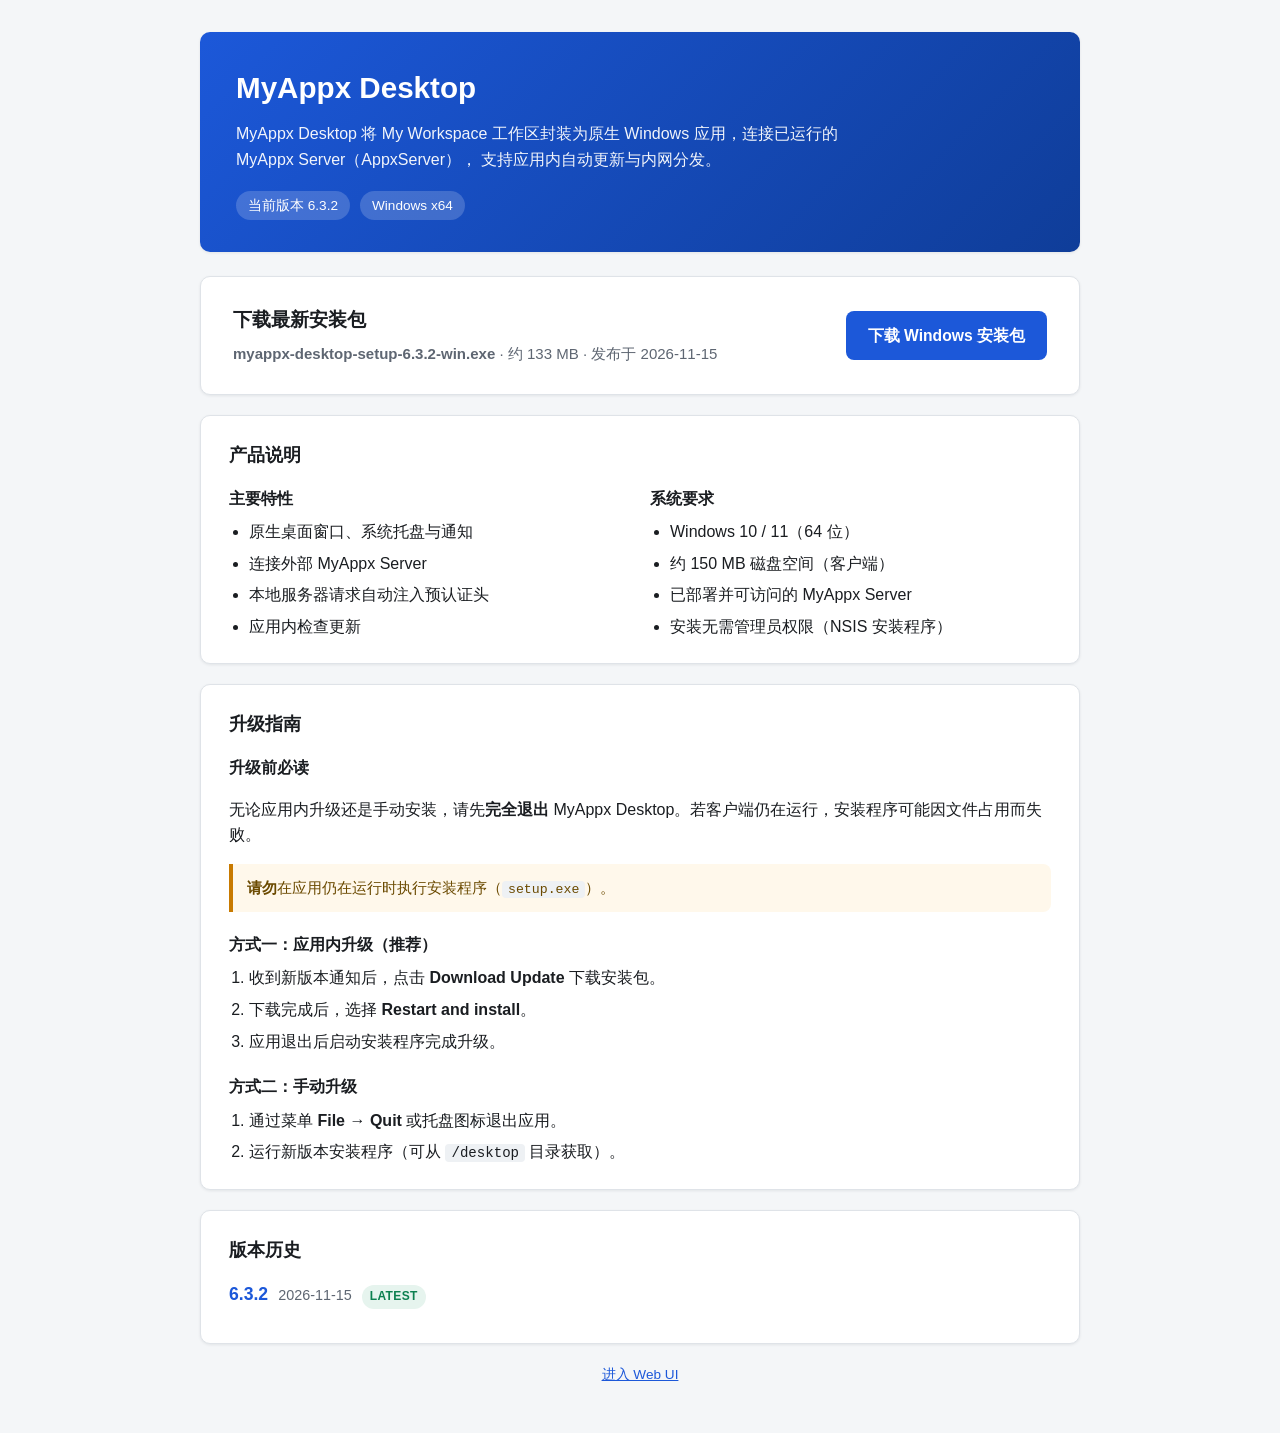
<file: index.html>
<!DOCTYPE html>
<html lang="zh-CN">
<head>
    <meta charset="utf-8">
    <meta name="viewport" content="width=device-width, initial-scale=1">
    <title>MyAppx Desktop — 下载与文档</title>
    <meta name="description" content="MyAppx Desktop 客户端下载、升级说明与版本更新日志">
    <link rel="icon" type="image/png" href="myappx-icon.png">
    <link rel="apple-touch-icon" href="myappx-icon.png">
    <style>
        :root {
            --bg: #f4f6f8;
            --surface: #ffffff;
            --text: #1a1d21;
            --muted: #5e6672;
            --accent: #1c58d9;
            --accent-hover: #1548b8;
            --accent-soft: #e8efff;
            --border: #dfe3e8;
            --success: #0d8050;
            --warning: #c87a00;
            --radius: 10px;
            --shadow: 0 1px 3px rgba(16, 24, 40, 0.08);
        }

        * { box-sizing: border-box; }

        body {
            margin: 0;
            font-family: "Segoe UI", "PingFang SC", "Microsoft YaHei", sans-serif;
            background: var(--bg);
            color: var(--text);
            line-height: 1.6;
        }

        .page {
            max-width: 920px;
            margin: 0 auto;
            padding: 32px 20px 48px;
        }

        header {
            background: linear-gradient(135deg, #1c58d9 0%, #0f3d99 100%);
            color: #fff;
            border-radius: var(--radius);
            padding: 32px 36px;
            box-shadow: var(--shadow);
            margin-bottom: 24px;
        }

        header h1 {
            margin: 0 0 10px;
            font-size: 1.85rem;
            font-weight: 600;
        }

        header .lead {
            margin: 0;
            opacity: 0.94;
            font-size: 1rem;
            max-width: 640px;
        }

        .hero-meta {
            display: flex;
            flex-wrap: wrap;
            gap: 10px;
            margin-top: 18px;
        }

        .badge {
            display: inline-block;
            padding: 4px 12px;
            border-radius: 999px;
            background: rgba(255, 255, 255, 0.18);
            font-size: 0.85rem;
        }

        .download-panel {
            background: var(--surface);
            border: 1px solid var(--border);
            border-radius: var(--radius);
            padding: 28px 32px;
            margin-bottom: 20px;
            box-shadow: var(--shadow);
            display: flex;
            flex-wrap: wrap;
            align-items: center;
            justify-content: space-between;
            gap: 20px;
        }

        .download-panel .info h2 {
            margin: 0 0 6px;
            font-size: 1.2rem;
        }

        .download-panel .info p {
            margin: 0;
            color: var(--muted);
            font-size: 0.94rem;
        }

        .btn {
            display: inline-block;
            padding: 12px 22px;
            border-radius: 8px;
            font-size: 0.98rem;
            font-weight: 600;
            text-decoration: none;
            transition: background 0.15s;
        }

        .btn-primary {
            background: var(--accent);
            color: #fff;
        }

        .btn-primary:hover {
            background: var(--accent-hover);
        }

        .btn-secondary {
            background: var(--accent-soft);
            color: var(--accent);
            margin-left: 10px;
        }

        section {
            background: var(--surface);
            border: 1px solid var(--border);
            border-radius: var(--radius);
            padding: 24px 28px;
            margin-bottom: 20px;
            box-shadow: var(--shadow);
        }

        section h2 {
            margin: 0 0 16px;
            font-size: 1.15rem;
        }

        section h3 {
            margin: 18px 0 8px;
            font-size: 1rem;
        }

        section h3:first-of-type {
            margin-top: 0;
        }

        .grid {
            display: grid;
            grid-template-columns: repeat(auto-fill, minmax(200px, 1fr));
            gap: 14px;
        }

        .card {
            display: block;
            padding: 16px 18px;
            border: 1px solid var(--border);
            border-radius: 8px;
            text-decoration: none;
            color: inherit;
            transition: border-color 0.15s, box-shadow 0.15s;
        }

        .card:hover {
            border-color: var(--accent);
            box-shadow: 0 2px 8px rgba(28, 88, 217, 0.12);
        }

        .card .title {
            font-weight: 600;
            color: var(--accent);
            margin-bottom: 4px;
        }

        .card .desc {
            font-size: 0.88rem;
            color: var(--muted);
            margin: 0;
        }

        .card.disabled {
            opacity: 0.65;
            pointer-events: none;
        }

        table {
            width: 100%;
            border-collapse: collapse;
            font-size: 0.92rem;
        }

        th, td {
            text-align: left;
            padding: 10px 12px;
            border-bottom: 1px solid var(--border);
            vertical-align: top;
        }

        th {
            background: #f8f9fb;
            font-weight: 600;
            color: var(--muted);
            font-size: 0.82rem;
            text-transform: uppercase;
            letter-spacing: 0.03em;
        }

        tr:last-child td {
            border-bottom: none;
        }

        code, .path {
            font-family: Consolas, "Courier New", monospace;
            background: #eef1f4;
            padding: 1px 6px;
            border-radius: 4px;
            font-size: 0.88em;
            word-break: break-all;
        }

        ol, ul {
            margin: 8px 0 0;
            padding-left: 1.25rem;
        }

        li + li { margin-top: 6px; }

        .release {
            border-top: 1px solid var(--border);
            padding-top: 20px;
            margin-top: 20px;
        }

        .release:first-of-type {
            border-top: none;
            padding-top: 0;
            margin-top: 0;
        }

        .release-header {
            display: flex;
            flex-wrap: wrap;
            align-items: baseline;
            gap: 10px;
            margin-bottom: 10px;
        }

        .release-header .version {
            font-size: 1.1rem;
            font-weight: 600;
            color: var(--accent);
        }

        .release-header .date {
            color: var(--muted);
            font-size: 0.9rem;
        }

        .tag {
            display: inline-block;
            font-size: 0.75rem;
            font-weight: 600;
            text-transform: uppercase;
            letter-spacing: 0.03em;
            padding: 2px 8px;
            border-radius: 999px;
            background: #e6f4ee;
            color: var(--success);
        }

        .tag.fix {
            background: #fdecea;
            color: #b42318;
        }

        .tag.improve {
            background: var(--accent-soft);
            color: var(--accent);
        }

        .note {
            background: var(--accent-soft);
            border-left: 4px solid var(--accent);
            padding: 12px 14px;
            border-radius: 0 8px 8px 0;
            margin-top: 16px;
            color: #243b6b;
            font-size: 0.94rem;
        }

        .note.warn {
            background: #fff8eb;
            border-left-color: var(--warning);
            color: #6b4a00;
        }

        footer {
            text-align: center;
            color: var(--muted);
            font-size: 0.85rem;
            margin-top: 8px;
        }

        footer a { color: var(--accent); }

        .two-col {
            display: grid;
            grid-template-columns: 1fr 1fr;
            gap: 20px;
        }

        @media (max-width: 640px) {
            .two-col { grid-template-columns: 1fr; }
            .btn-secondary { margin-left: 0; margin-top: 10px; display: inline-block; }
        }
    </style>
</head>
<body>
    <div class="page">
        <header>
            <h1>MyAppx Desktop</h1>
            <p class="lead">
                MyAppx Desktop 将 My Workspace 工作区封装为原生 Windows 应用，连接已运行的 MyAppx Server（AppxServer），
                支持应用内自动更新与内网分发。
            </p>
            <div class="hero-meta">
                <span class="badge" id="portal-version">当前版本 6.3.2</span>
                <span class="badge">Windows x64</span>
            </div>
        </header>

        <div class="download-panel">
            <div class="info">
                <h2>下载最新安装包</h2>
                <p>
                    <strong id="portal-setup-name">myappx-desktop-setup-6.3.2-win.exe</strong>
                    <span id="portal-setup-meta"> · 约 133 MB · 发布于 2026-11-15</span>
                </p>
            </div>
            <div class="actions">
                <a class="btn btn-primary" id="portal-download" href="myappx-desktop-setup-6.3.2-win.exe" download>
                    下载 Windows 安装包
                </a>
            </div>
        </div>

        <section id="overview">
            <h2>产品说明</h2>
            <div class="two-col">
                <div>
                    <h3>主要特性</h3>
                    <ul>
                        <li>原生桌面窗口、系统托盘与通知</li>
                        <li>连接外部 MyAppx Server</li>
                        <li>本地服务器请求自动注入预认证头</li>
                        <li>应用内检查更新</li>
                    </ul>
                </div>
                <div>
                    <h3>系统要求</h3>
                    <ul>
                        <li>Windows 10 / 11（64 位）</li>
                        <li>约 150 MB 磁盘空间（客户端）</li>
                        <li>已部署并可访问的 MyAppx Server</li>
                        <li>安装无需管理员权限（NSIS 安装程序）</li>
                    </ul>
                </div>
            </div>
        </section>

        <section id="upgrade">
            <h2>升级指南</h2>

            <h3>升级前必读</h3>
            <p>无论应用内升级还是手动安装，请先<strong>完全退出</strong> MyAppx Desktop。若客户端仍在运行，安装程序可能因文件占用而失败。</p>

            <div class="note warn">
                <strong>请勿</strong>在应用仍在运行时执行安装程序（<code>setup.exe</code>）。
            </div>

            <h3 style="margin-top: 20px;">方式一：应用内升级（推荐）</h3>
            <ol>
                <li>收到新版本通知后，点击 <strong>Download Update</strong> 下载安装包。</li>
                <li>下载完成后，选择 <strong>Restart and install</strong>。</li>
                <li>应用退出后启动安装程序完成升级。</li>
            </ol>

            <h3 style="margin-top: 20px;">方式二：手动升级</h3>
            <ol>
                <li>通过菜单 <strong>File → Quit</strong> 或托盘图标退出应用。</li>
                <li>运行新版本安装程序（可从 <code>/desktop</code> 目录获取）。</li>
            </ol>
        </section>

        <section id="changelog">
            <h2>版本历史</h2>

            <article class="release">
                <div class="release-header">
                    <span class="version" id="portal-changelog-version">6.3.2</span>
                    <span class="date" id="portal-changelog-date">2026-11-15</span>
                    <span class="tag">Latest</span>
                </div>
            </article>
        </section>

        <footer>
            <a href="/webui/">进入 Web UI</a>
        </footer>
    </div>
</body>
</html>
</file>
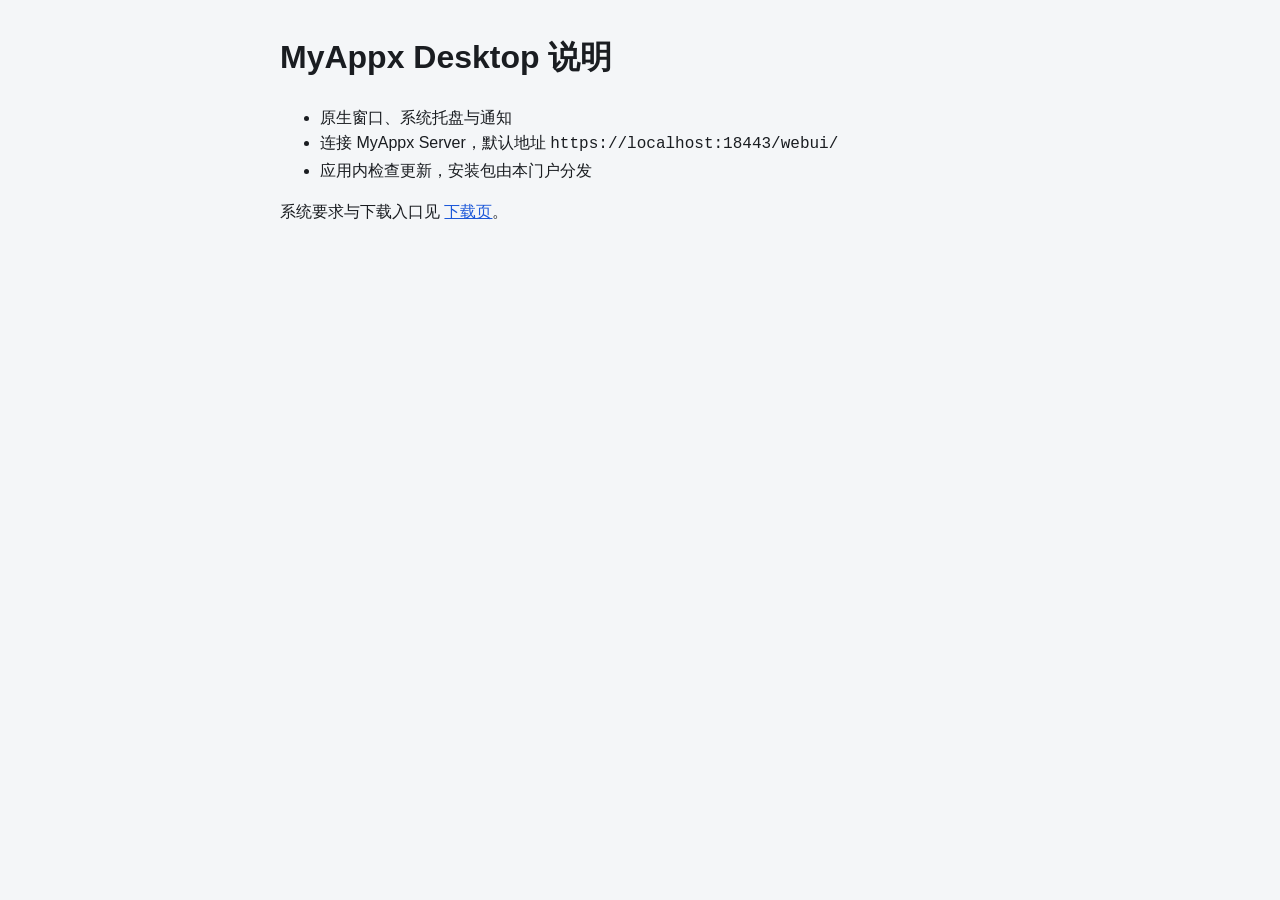
<file: academy.html>
<!DOCTYPE html>
<html lang="zh-CN">
<head>
    <meta charset="utf-8">
    <meta name="viewport" content="width=device-width, initial-scale=1">
    <title>MyAppx Desktop 说明</title>
    <link rel="icon" type="image/png" href="myappx-icon.png">
    <link rel="stylesheet" href="docs.css">
</head>
<body>
    <main>
        <h1>MyAppx Desktop 说明</h1>
        <ul>
            <li>原生窗口、系统托盘与通知</li>
            <li>连接 MyAppx Server，默认地址 <code>https://localhost:18443/webui/</code></li>
            <li>应用内检查更新，安装包由本门户分发</li>
        </ul>
        <p>系统要求与下载入口见 <a href="index.html">下载页</a>。</p>
    </main>
</body>
</html>
</file>
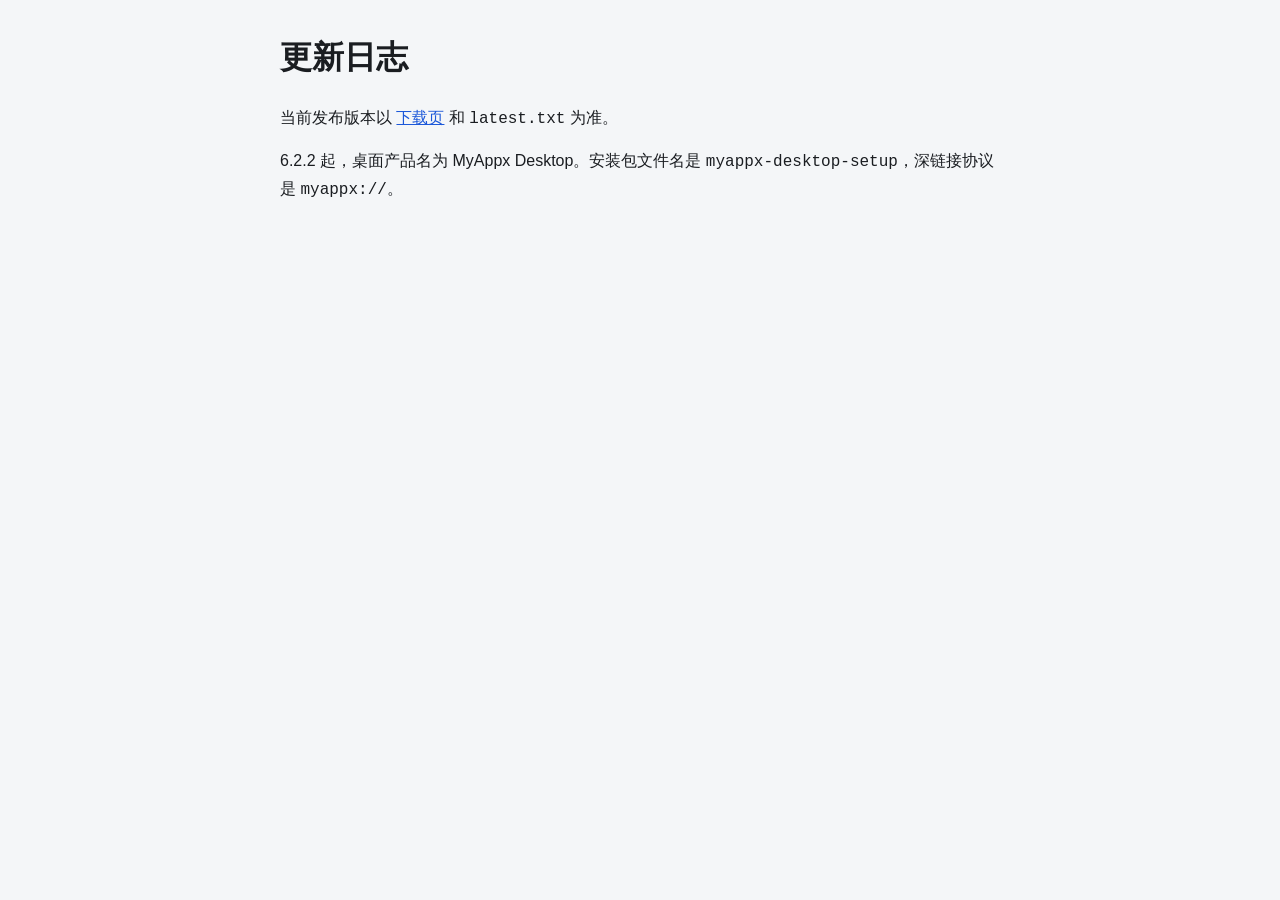
<file: changelog.html>
<!DOCTYPE html>
<html lang="zh-CN">
<head>
    <meta charset="utf-8">
    <meta name="viewport" content="width=device-width, initial-scale=1">
    <title>MyAppx Desktop 更新日志</title>
    <link rel="icon" type="image/png" href="myappx-icon.png">
    <link rel="stylesheet" href="docs.css">
</head>
<body>
    <main>
        <h1>更新日志</h1>
        <p>当前发布版本以 <a href="index.html">下载页</a> 和 <code>latest.txt</code> 为准。</p>
        <p>6.2.2 起，桌面产品名为 MyAppx Desktop。安装包文件名是 <code>myappx-desktop-setup</code>，深链接协议是 <code>myappx://</code>。</p>
    </main>
</body>
</html>
</file>
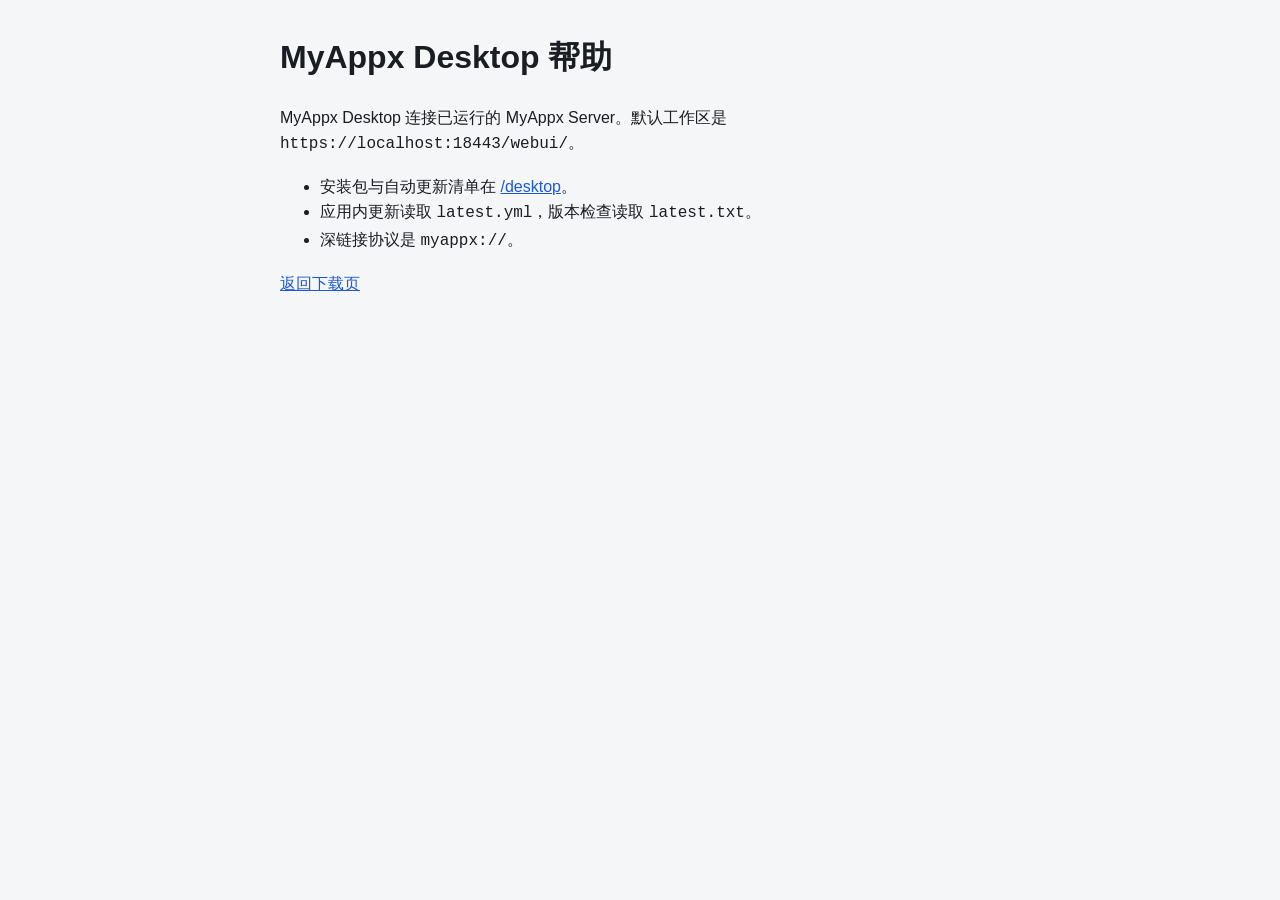
<file: help.html>
<!DOCTYPE html>
<html lang="zh-CN">
<head>
    <meta charset="utf-8">
    <meta name="viewport" content="width=device-width, initial-scale=1">
    <title>MyAppx Desktop 帮助</title>
    <link rel="icon" type="image/png" href="myappx-icon.png">
    <link rel="stylesheet" href="docs.css">
</head>
<body>
    <main>
        <h1>MyAppx Desktop 帮助</h1>
        <p>MyAppx Desktop 连接已运行的 MyAppx Server。默认工作区是 <code>https://localhost:18443/webui/</code>。</p>
        <ul>
            <li>安装包与自动更新清单在 <a href="index.html">/desktop</a>。</li>
            <li>应用内更新读取 <code>latest.yml</code>，版本检查读取 <code>latest.txt</code>。</li>
            <li>深链接协议是 <code>myappx://</code>。</li>
        </ul>
        <p><a href="index.html">返回下载页</a></p>
    </main>
</body>
</html>
</file>
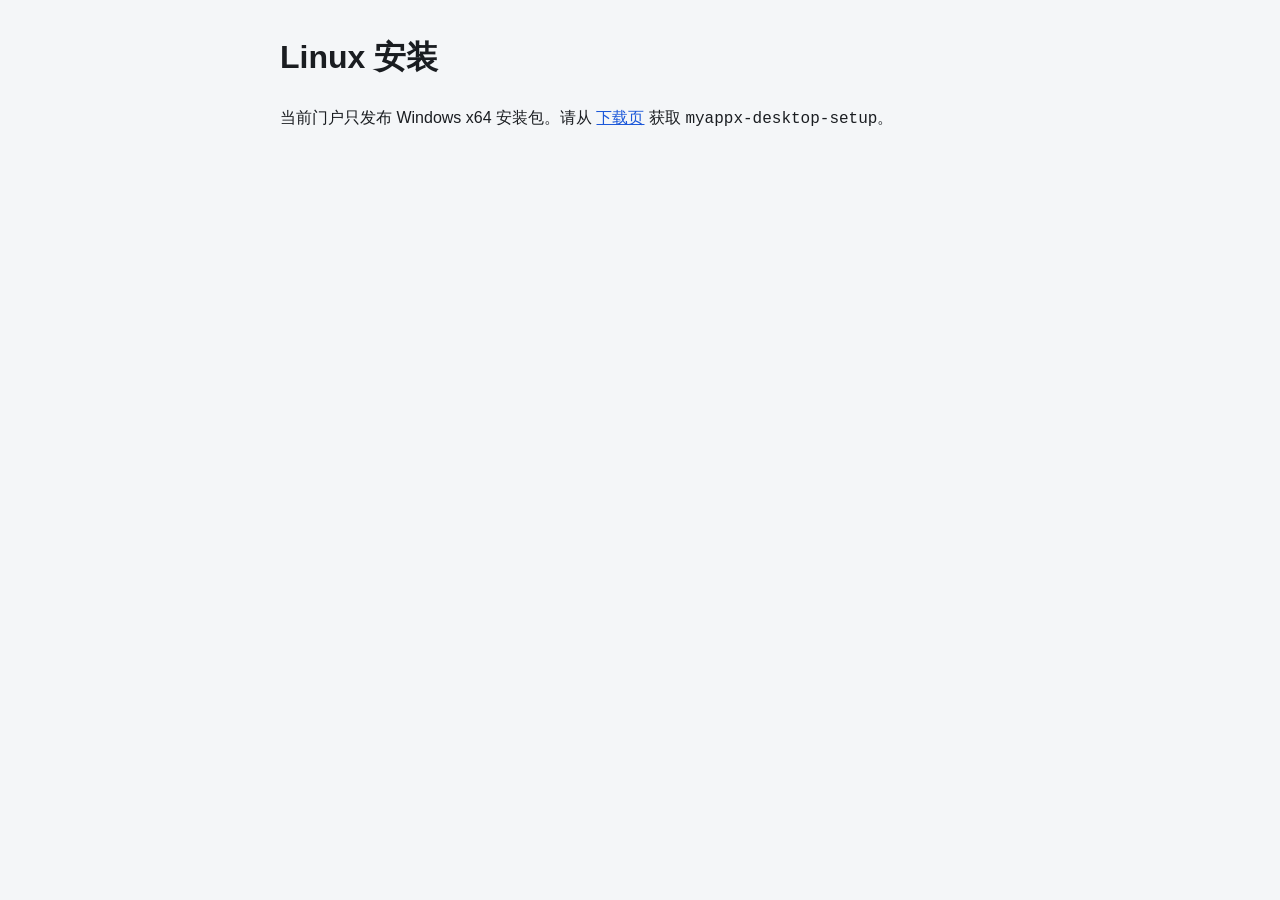
<file: linux-desktop-install.html>
<!DOCTYPE html>
<html lang="zh-CN">
<head>
    <meta charset="utf-8">
    <meta name="viewport" content="width=device-width, initial-scale=1">
    <title>MyAppx Desktop Linux 安装</title>
    <link rel="icon" type="image/png" href="myappx-icon.png">
    <link rel="stylesheet" href="docs.css">
</head>
<body>
    <main>
        <h1>Linux 安装</h1>
        <p>当前门户只发布 Windows x64 安装包。请从 <a href="index.html">下载页</a> 获取 <code>myappx-desktop-setup</code>。</p>
    </main>
</body>
</html>
</file>
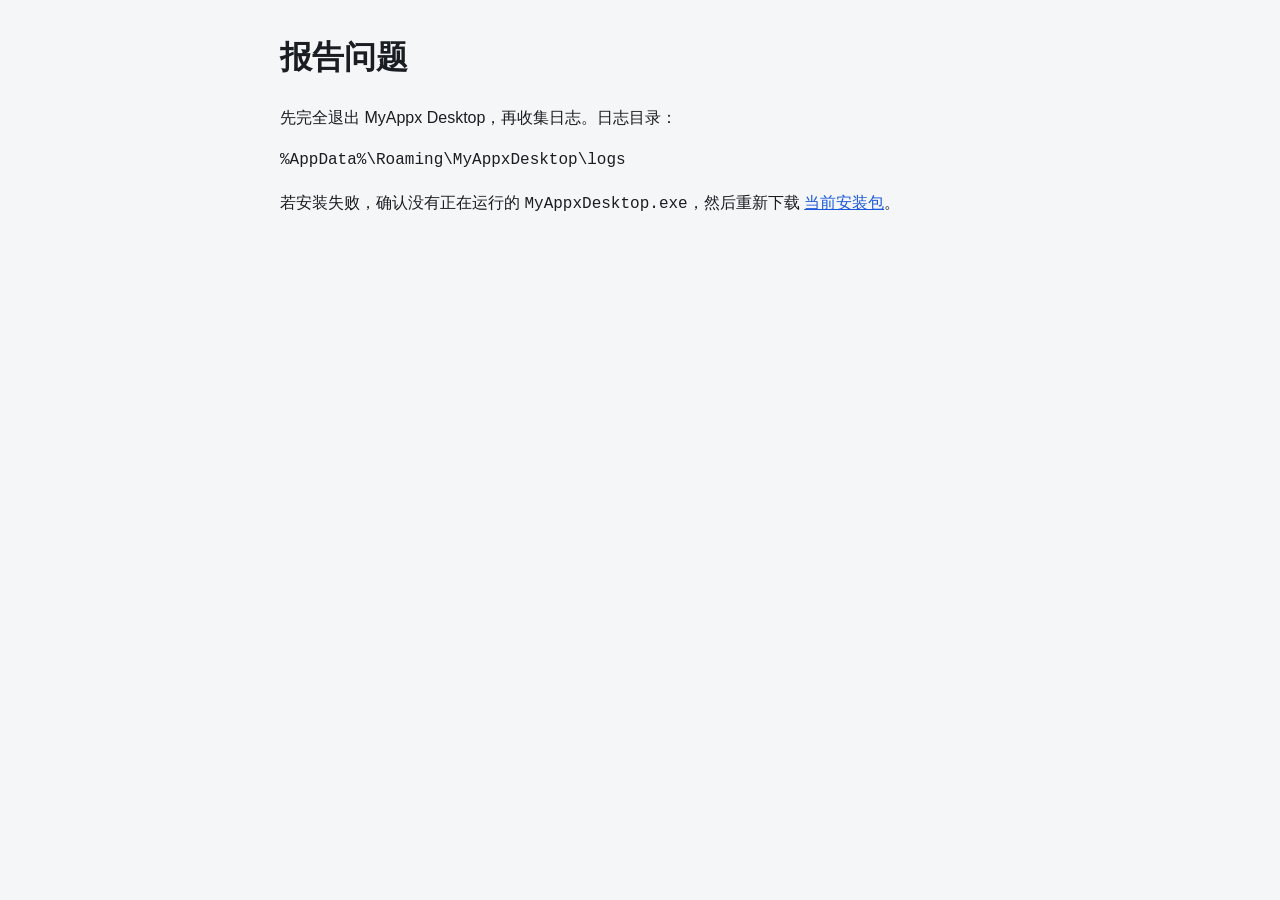
<file: problem.html>
<!DOCTYPE html>
<html lang="zh-CN">
<head>
    <meta charset="utf-8">
    <meta name="viewport" content="width=device-width, initial-scale=1">
    <title>MyAppx Desktop 问题反馈</title>
    <link rel="icon" type="image/png" href="myappx-icon.png">
    <link rel="stylesheet" href="docs.css">
</head>
<body>
    <main>
        <h1>报告问题</h1>
        <p>先完全退出 MyAppx Desktop，再收集日志。日志目录：</p>
        <p><code>%AppData%\Roaming\MyAppxDesktop\logs</code></p>
        <p>若安装失败，确认没有正在运行的 <code>MyAppxDesktop.exe</code>，然后重新下载 <a href="index.html">当前安装包</a>。</p>
    </main>
</body>
</html>
</file>
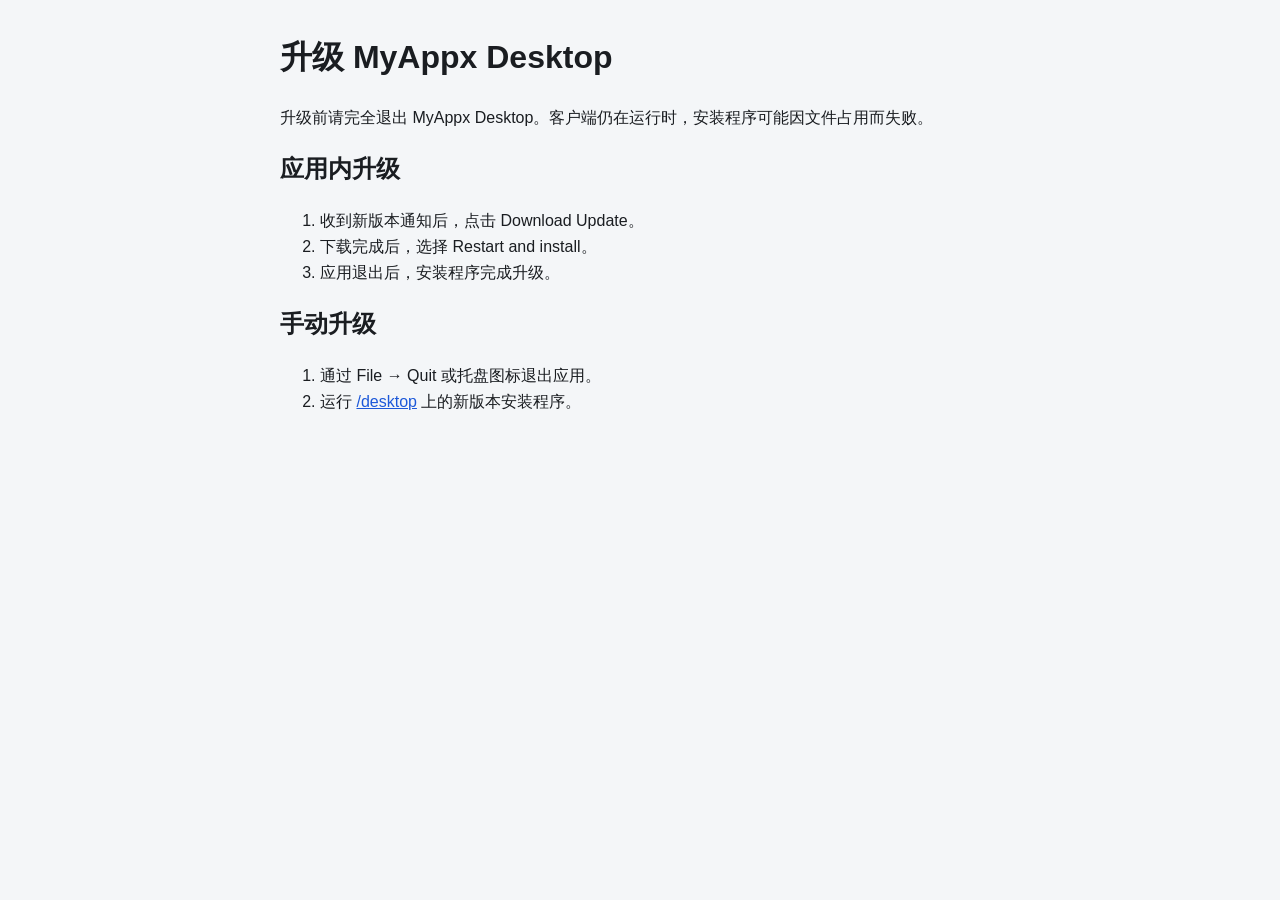
<file: upgrade.html>
<!DOCTYPE html>
<html lang="zh-CN">
<head>
    <meta charset="utf-8">
    <meta name="viewport" content="width=device-width, initial-scale=1">
    <title>升级 MyAppx Desktop</title>
    <link rel="icon" type="image/png" href="myappx-icon.png">
    <link rel="stylesheet" href="docs.css">
</head>
<body>
    <main>
        <h1>升级 MyAppx Desktop</h1>
        <p>升级前请完全退出 MyAppx Desktop。客户端仍在运行时，安装程序可能因文件占用而失败。</p>
        <h2>应用内升级</h2>
        <ol>
            <li>收到新版本通知后，点击 Download Update。</li>
            <li>下载完成后，选择 Restart and install。</li>
            <li>应用退出后，安装程序完成升级。</li>
        </ol>
        <h2>手动升级</h2>
        <ol>
            <li>通过 File → Quit 或托盘图标退出应用。</li>
            <li>运行 <a href="index.html">/desktop</a> 上的新版本安装程序。</li>
        </ol>
    </main>
</body>
</html>
</file>
<file: docs.css>
body {
    margin: 0;
    font-family: "Segoe UI", "PingFang SC", "Microsoft YaHei", sans-serif;
    background: #f4f6f8;
    color: #1a1d21;
    line-height: 1.6;
}

main {
    max-width: 720px;
    margin: 0 auto;
    padding: 32px 20px 48px;
}

h1 {
    margin-top: 0;
}

a {
    color: #1c58d9;
}

code {
    font-family: Consolas, "Courier New", monospace;
}
</file>
